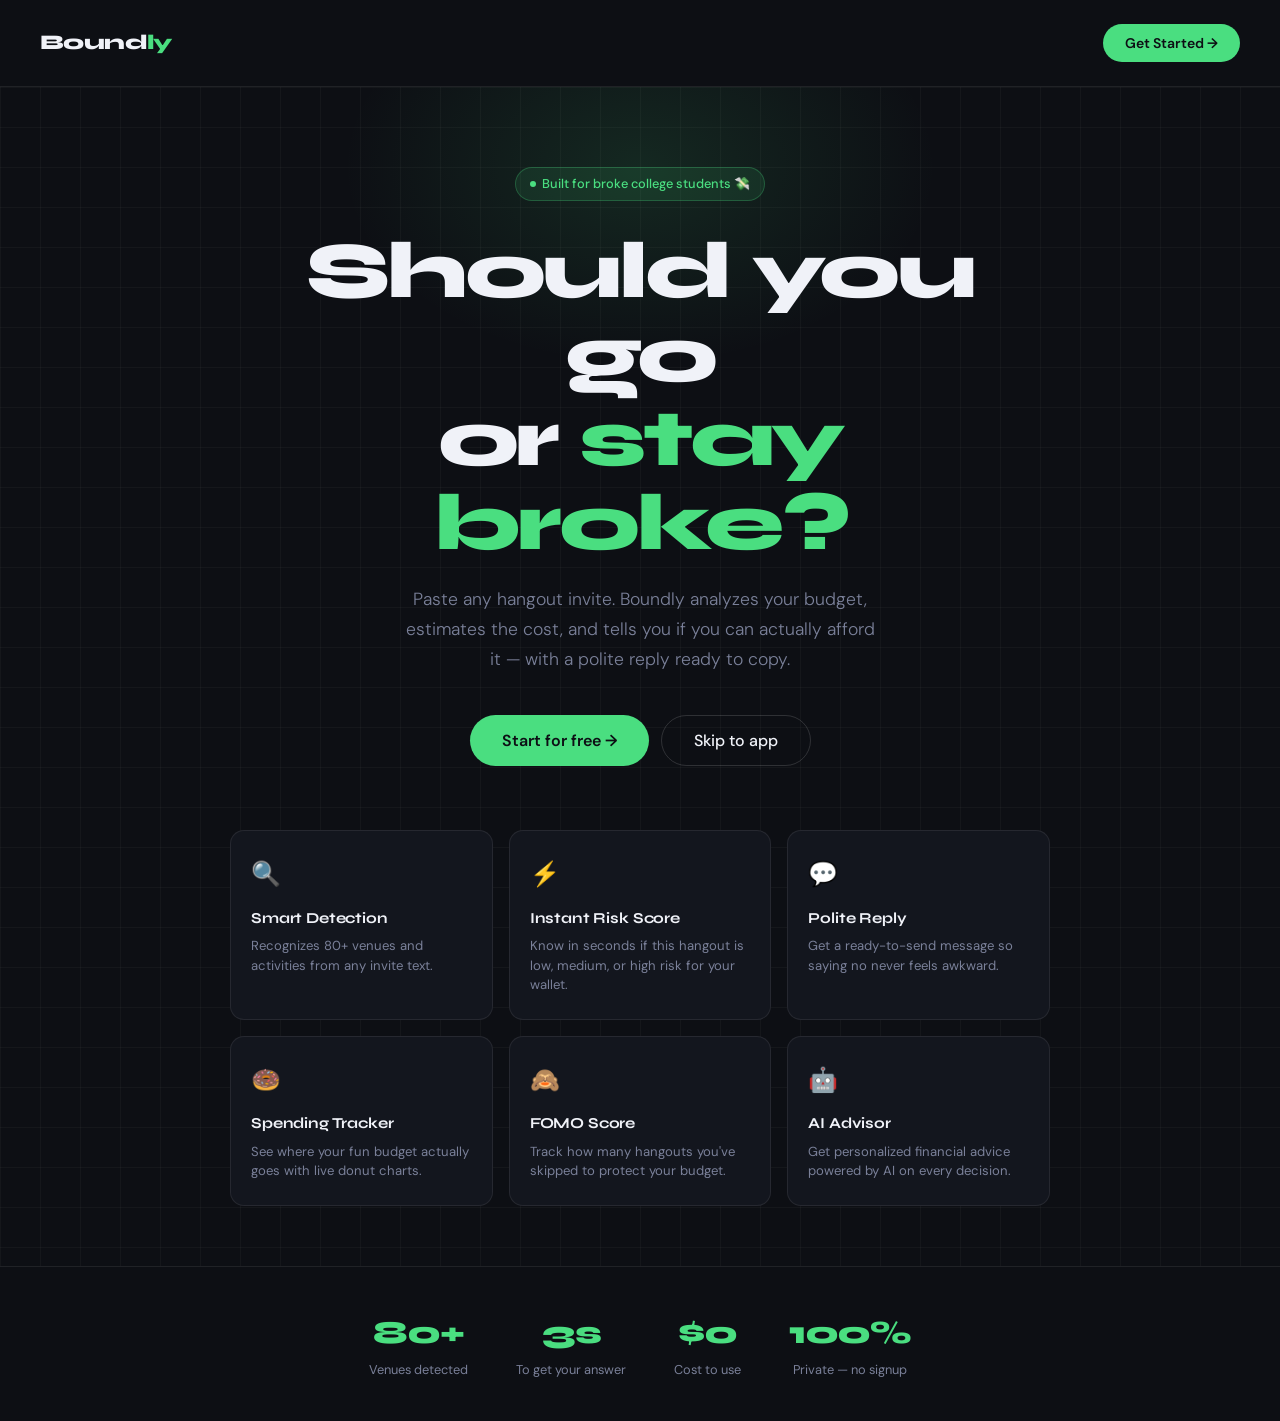
<file: index.html>
<!DOCTYPE html>
<html lang="en">

<head>
    <meta charset="UTF-8" />
    <meta name="viewport" content="width=device-width, initial-scale=1.0" />
    <title>Boundly — Analyze</title>
    <link rel="stylesheet" href="style.css" />
</head>

<body>

    <div class="container">

        <header>
            <h1>Boundly 💸</h1>
            <p class="tagline" id="header-tagline">Know your limits. Own your choices.</p>
        </header>

        <nav class="nav">
            <a href="landing.html?view=landing">Home</a>
            <a href="index.html" class="active">Analyze</a>
            <a href="budget-tracker.html">Budget Tracker</a>
            <a href="ai-chat.html">AI Chat</a>
        </nav>

        <!-- ── Section 1: Financial Profile ─────────────────────── -->
        <section class="section">
            <h2>💼 Financial Profile</h2>

            <div class="input-group">
                <label for="income">Monthly Income ($)</label>
                <input type="number" id="income" placeholder="e.g. 3000" min="0" />
            </div>

            <div class="input-group">
                <label for="expenses">Essential Monthly Expenses ($)</label>
                <input type="number" id="expenses" placeholder="e.g. 2000" min="0" />
            </div>

            <div class="input-group">
                <label for="savings">Monthly Savings Target ($)</label>
                <input type="number" id="savings" placeholder="e.g. 300" min="0" />
            </div>
        </section>

        <!-- ── Section 2: Social Invitation ──────────────────────── -->
        <section class="section">
            <h2>📩 Social Invitation</h2>

            <div class="input-group">
                <label for="inviteText">Paste the hangout invitation</label>
                <textarea id="inviteText" rows="4" placeholder="Paste a hangout invitation here..."></textarea>
                <small class="helper-text">
                    Example: "Let's grab dinner at Cheesecake Factory tonight"
                </small>
            </div>

            <button id="analyzeBtn">Analyze 🔍</button>
        </section>

        <!-- ── Section 3: Analysis Result ────────────────────────── -->
        <section class="section">
            <h2>📊 Analysis Result</h2>
            <div id="result"></div>
        </section>

    </div>

    <!-- Auto-fill budget from onboarding profile -->
    <script>
        const BUDGET_KEY = "boundly_budget";

        // If no budget saved, redirect to landing/onboarding
        const saved = localStorage.getItem(BUDGET_KEY);
        if (!saved) {
            window.location.href = "landing.html";
        } else {
            try {
                const profile = JSON.parse(saved);

                // Personalize header
                if (profile.name) {
                    document.getElementById("header-tagline").textContent =
                        `Hey ${profile.name} 👋 — know your limits, own your choices.`;
                }

                // Auto-fill inputs
                if (profile.income) document.getElementById("income").value = profile.income;
                if (profile.expenses) document.getElementById("expenses").value = profile.expenses;
                if (profile.savings) document.getElementById("savings").value = profile.savings;

            } catch (e) {
                console.warn("Boundly: could not parse saved profile.");
            }
        }
    </script>

    <script type="module" src="app.js"></script>

</body>

</html>
</file>
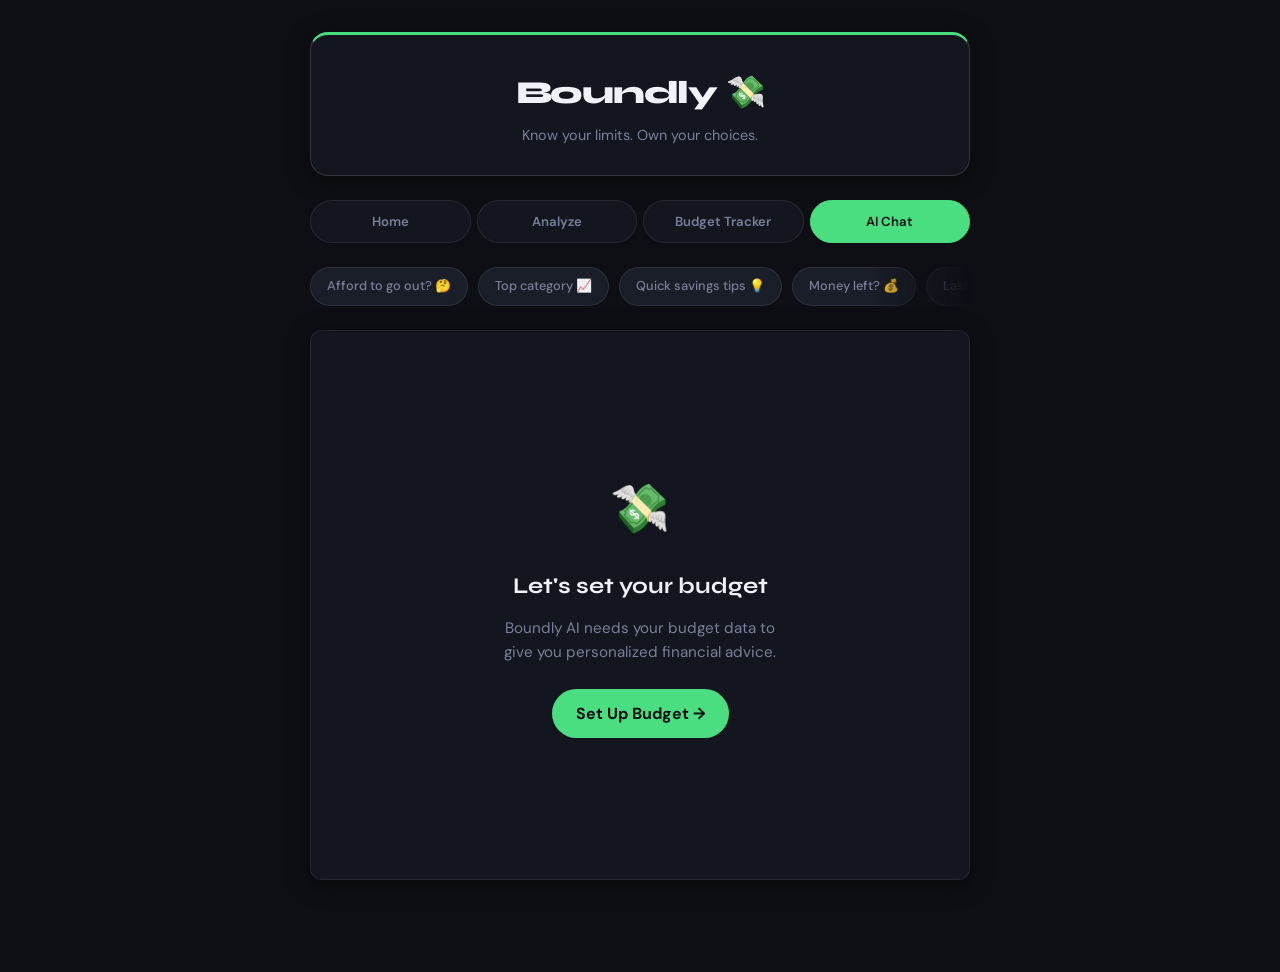
<file: ai-chat.html>
<!DOCTYPE html>
<html lang="en">

<head>
    <meta charset="UTF-8" />
    <meta name="viewport" content="width=device-width, initial-scale=1.0" />
    <title>Boundly — AI Chat</title>
    <link rel="stylesheet" href="style.css" />
    <style>
        /* ── Chat Layout ────────────────────────────────────── */
        .chat-container {
            position: relative;
            background: var(--surface);
            border: 1px solid var(--border);
            border-radius: var(--radius-md);
            overflow: hidden;
            box-shadow: var(--shadow-card);
            height: 550px;
            display: flex;
            flex-direction: column;
        }

        /* Empty State Overlay */
        .chat-empty-state {
            position: absolute;
            inset: 0;
            background: var(--surface);
            z-index: 10;
            display: none;
            flex-direction: column;
            align-items: center;
            justify-content: center;
            text-align: center;
            padding: 40px;
            animation: fadeIn 0.3s ease;
        }

        .chat-empty-state.active {
            display: flex;
        }

        .empty-icon {
            font-size: 3rem;
            margin-bottom: 20px;
        }

        .empty-title {
            font-family: var(--font-head);
            font-size: 1.4rem;
            margin-bottom: 12px;
            color: var(--text);
        }

        .empty-text {
            color: var(--muted);
            font-size: 0.95rem;
            max-width: 300px;
            margin-bottom: 24px;
        }

        .setup-btn {
            background: var(--accent);
            color: #0d0f14;
            padding: 12px 24px;
            border-radius: 99px;
            text-decoration: none;
            font-weight: 700;
            transition: opacity 0.2s;
        }

        .setup-btn:hover { opacity: 0.85; }

        /* Messages area */
        .chat-messages {
            flex: 1;
            overflow-y: auto;
            padding: 24px;
            display: flex;
            flex-direction: column;
            gap: 16px;
            scroll-behavior: smooth;
        }

        .chat-messages::-webkit-scrollbar { width: 5px; }
        .chat-messages::-webkit-scrollbar-track { background: transparent; }
        .chat-messages::-webkit-scrollbar-thumb {
            background: var(--border2);
            border-radius: 99px;
        }

        /* Message bubbles */
        .msg {
            display: flex;
            gap: 12px;
            max-width: 85%;
            opacity: 0;
            transform: translateY(10px);
            animation: msgShow 0.3s forwards cubic-bezier(0.2, 0.8, 0.2, 1);
        }

        @keyframes msgShow {
            to { opacity: 1; transform: translateY(0); }
        }

        .msg.user {
            align-self: flex-end;
            flex-direction: row-reverse;
        }

        .msg.ai { align-self: flex-start; }

        .msg-avatar {
            width: 32px;
            height: 32px;
            border-radius: 50%;
            display: flex;
            align-items: center;
            justify-content: center;
            font-size: 1rem;
            flex-shrink: 0;
            box-shadow: 0 2px 8px rgba(0,0,0,0.2);
        }

        .msg.user .msg-avatar { background: var(--accent); color: #0d0f14; }
        .msg.ai .msg-avatar { 
            background: var(--surface2); 
            border: 1px solid var(--border2); 
            color: var(--accent);
        }

        .msg-bubble {
            padding: 12px 16px;
            border-radius: 18px;
            font-size: 0.925rem;
            line-height: 1.55;
            position: relative;
        }

        .msg.user .msg-bubble {
            background: var(--accent);
            color: #0d0f14;
            border-bottom-right-radius: 4px;
            font-weight: 500;
        }

        .msg.ai .msg-bubble {
            background: var(--surface2);
            color: var(--text);
            border: 1px solid var(--border);
            border-bottom-left-radius: 4px;
        }

        /* Typing indicator */
        .typing-indicator {
            display: flex;
            gap: 4px;
            padding: 8px 0;
        }

        .typing-indicator span {
            width: 8px;
            height: 8px;
            background: var(--accent);
            border-radius: 50%;
            opacity: 0.3;
            animation: typingBounce 1.2s infinite ease-in-out;
        }

        .typing-indicator span:nth-child(2) { animation-delay: 0.2s; }
        .typing-indicator span:nth-child(3) { animation-delay: 0.4s; }

        @keyframes typingBounce {
            0%, 80%, 100% { transform: scale(1); opacity: 0.3; }
            40% { transform: scale(1.3); opacity: 1; }
        }

        /* Input bar */
        .chat-input-bar {
            padding: 16px;
            border-top: 1px solid var(--border);
            background: var(--surface);
            display: flex;
            gap: 12px;
        }

        .input-wrapper {
            flex: 1;
            position: relative;
        }

        .chat-input {
            width: 100%;
            background: var(--surface2);
            border: 1px solid var(--border2);
            border-radius: 99px;
            padding: 12px 20px;
            color: var(--text);
            font-family: var(--font-main);
            font-size: 0.95rem;
            outline: none;
            transition: all 0.2s;
        }

        .chat-input:focus {
            border-color: var(--accent);
            box-shadow: 0 0 0 4px rgba(74, 222, 128, 0.1);
            background: var(--surface);
        }

        .send-btn {
            width: 46px;
            height: 46px;
            background: var(--accent);
            border: none;
            border-radius: 50%;
            cursor: pointer;
            display: flex;
            align-items: center;
            justify-content: center;
            transition: all 0.2s;
            flex-shrink: 0;
            color: #0d0f14;
        }

        .send-btn:hover:not(:disabled) {
            transform: scale(1.05);
            box-shadow: 0 0 15px rgba(74, 222, 128, 0.3);
        }

        .send-btn:disabled {
            opacity: 0.3;
            cursor: not-allowed;
            filter: grayscale(1);
        }

        /* Quick Prompts Scroll */
        .quick-actions {
            display: flex;
            gap: 10px;
            overflow-x: auto;
            padding: 4px 0 16px;
            margin-bottom: 8px;
            mask-image: linear-gradient(to right, black 85%, transparent);
        }

        .quick-actions::-webkit-scrollbar { display: none; }

        .action-chip {
            background: var(--surface2);
            border: 1px solid var(--border);
            color: var(--muted);
            padding: 8px 16px;
            border-radius: 99px;
            font-size: 0.8rem;
            font-weight: 500;
            white-space: nowrap;
            cursor: pointer;
            transition: all 0.2s;
        }

        .action-chip:hover {
            border-color: var(--accent);
            color: var(--accent);
            background: var(--accent-dim);
        }

    </style>
    </style>
</head>

<body>

    <div class="container">

        <header>
            <h1>Boundly 💸</h1>
            <p class="tagline" id="header-tagline">Know your limits. Own your choices.</p>
        </header>

        <nav class="nav">
            <a href="landing.html?view=landing">Home</a>
            <a href="index.html">Analyze</a>
            <a href="budget-tracker.html">Budget Tracker</a>
            <a href="ai-chat.html" class="active">AI Chat</a>
        </nav>



        <!-- Quick Prompts Hub -->
        <div class="quick-actions" id="quick-actions">
            <div class="action-chip" onclick="sendQuick('Can I afford to go out this week?')">Afford to go out? 🤔</div>
            <div class="action-chip" onclick="sendQuick('What is my biggest spending category this month?')">Top category 📈</div>
            <div class="action-chip" onclick="sendQuick('Give me 3 tips to save $50 this week.')">Quick savings tips 💡</div>
            <div class="action-chip" onclick="sendQuick('How much fun money is left exactly?')">Money left? 💰</div>
            <div class="action-chip" onclick="sendQuick('What was my last purchase?')">Last purchase? 🕒</div>
        </div>

        <!-- Main Chat Area -->
        <div class="chat-container">


            <!-- Empty State -->
            <div class="chat-empty-state" id="chat-empty">
                <div class="empty-icon">💸</div>
                <h3 class="empty-title">Let's set your budget</h3>
                <p class="empty-text">Boundly AI needs your budget data to give you personalized financial advice.</p>
                <a href="budget-tracker.html" class="setup-btn">Set Up Budget →</a>
            </div>

            <!-- Messages -->
            <div class="chat-messages" id="chat-messages">
                <!-- Messages JS injected -->
            </div>

            <!-- Input Bar -->
            <div class="chat-input-bar">
                <div class="input-wrapper">
                    <input type="text" id="chat-input" class="chat-input" placeholder="Ask Boundly anything..." autocomplete="off">
                </div>
                <button id="chat-send" class="send-btn" title="Send message">
                    <svg width="20" height="20" viewBox="0 0 24 24" fill="none" stroke="currentColor" stroke-width="2.5" stroke-linecap="round" stroke-linejoin="round"><line x1="22" y1="2" x2="11" y2="13"></line><polygon points="22 2 15 22 11 13 2 9 22 2"></polygon></svg>
                </button>
            </div>
        </div>

    </div>

    <script>
        // ── Config ────────────────────────────────────────────
        // Get your free API key at https://openrouter.ai
        const OPENROUTER_API_KEY = "YOUR_OPENROUTER_API_KEY_HERE";
        const MODEL = "mistralai/mistral-7b-instruct";

        // ── Storage Keys ──────────────────────────────────────
        const BUDGET_KEY = "boundly_budget";
        const SPENDING_KEY = "boundly_spendings";
        const FOMO_KEY = "boundly_fomo";

        // ── State ─────────────────────────────────────────────
        let messages = [];
        let isSimulation = OPENROUTER_API_KEY === "YOUR_OPENROUTER_API_KEY_HERE";

        // ── DOM ───────────────────────────────────────────────
        const messagesEl = document.getElementById("chat-messages");
        const inputEl = document.getElementById("chat-input");
        const sendBtn = document.getElementById("chat-send");
        const emptyState = document.getElementById("chat-empty");

        // ── Helpers ───────────────────────────────────────────
        function loadBudget() { try { return JSON.parse(localStorage.getItem(BUDGET_KEY)); } catch { return null; } }
        function loadSpendings() { try { return JSON.parse(localStorage.getItem(SPENDING_KEY)) || []; } catch { return []; } }
        function getFomo() { return parseInt(localStorage.getItem(FOMO_KEY) || "0"); }

        function checkBudgetContext() {
            const budget = loadBudget();
            if (!budget) {
                emptyState.classList.add("active");
                return false;
            }
            emptyState.classList.remove("active");
            return true;
        }

        // ── Build context for AI ──────────────────────────────
        function buildContext() {
            const budget = loadBudget();
            const spendings = loadSpendings();
            const now = new Date();
            const monthSpend = spendings.filter(s => {
                const d = new Date(s.date);
                return d.getMonth() === now.getMonth() && d.getFullYear() === now.getFullYear();
            });
            const spent = monthSpend.reduce((acc, s) => acc + s.amount, 0);
            const remaining = Math.max(0, budget.monthlyFunBudget - spent);
            
            return {
                name: budget.name || "User",
                income: budget.income,
                expenses: budget.expenses,
                savings: budget.savings,
                funBudget: budget.monthlyFunBudget,
                weeklyFun: budget.weeklyFunBudget,
                spent: spent,
                remaining: remaining,
                fomo: getFomo(),
                lastSpend: spendings.length > 0 ? spendings[spendings.length - 1] : null
            };
        }

        // ── Chat UI ───────────────────────────────────────────
        function addMessage(role, text) {
            const wrap = document.createElement("div");
            wrap.className = `msg ${role}`;
            
            const avatar = document.createElement("div");
            avatar.className = "msg-avatar";
            avatar.textContent = role === "user" ? "👤" : "🤖";

            const bubble = document.createElement("div");
            bubble.className = "msg-bubble";
            bubble.innerHTML = text.replace(/\n/g, "<br>");

            wrap.appendChild(avatar);
            wrap.appendChild(bubble);
            messagesEl.appendChild(wrap);
            messagesEl.scrollTop = messagesEl.scrollHeight;
        }

        function showTyping() {
            const wrap = document.createElement("div");
            wrap.className = "msg ai";
            wrap.id = "typing-msg";
            wrap.innerHTML = `
                <div class="msg-avatar">🤖</div>
                <div class="msg-bubble">
                    <div class="typing-indicator"><span></span><span></span><span></span></div>
                </div>
            `;
            messagesEl.appendChild(wrap);
            messagesEl.scrollTop = messagesEl.scrollHeight;
        }

        function hideTyping() {
            document.getElementById("typing-msg")?.remove();
        }

        // ── AI Bridge ─────────────────────────────────────────
        async function getAIResponse(userMsg) {
            const context = buildContext();
            
            if (isSimulation) {
                return new Promise(resolve => {
                    setTimeout(() => resolve(getLocalFallback(userMsg, context)), 800);
                });
            }

            try {
                const response = await fetch("https://openrouter.ai/api/v1/chat/completions", {
                    method: "POST",
                    headers: {
                        "Content-Type": "application/json",
                        "Authorization": `Bearer ${OPENROUTER_API_KEY}`,
                    },
                    body: JSON.stringify({
                        model: MODEL,
                        messages: [
                            { role: "system", content: `You are Boundly AI, a supportive financial advisor. Context: User=${context.name}, MonthlyFunBudget=$${context.funBudget}, WeeklyFun=$${context.weeklyFun}, SpentThisMonth=$${context.spent}, Remaining=$${context.remaining}, FOMO=${context.fomo}. Keep it 2-3 sentences.` },
                            { role: "user", content: userMsg }
                        ],
                    }),
                });
                const data = await response.json();
                return data.choices[0].message.content;
            } catch (err) {
                console.error("AI Error:", err);
                return "I'm having trouble connecting to the real AI. Let me give you a simulated answer instead: " + getLocalFallback(userMsg, context);
            }
        }

        // ── Intelligent Fallback ──────────────────────────────
        function getLocalFallback(msg, ctx) {
            const q = msg.toLowerCase();
            
            if (q.includes("afford") || q.includes("go out")) {
                if (ctx.remaining <= 0) return `Oof, looks like your fun budget is empty for the month. I'd recommend sitting this one out or finding a free activity! 🛑`;
                if (ctx.remaining < 20) return `You only have $${ctx.remaining.toFixed(2)} left for the month. It's risky — maybe suggest a park hangout instead? 🟡`;
                return `You've got $${ctx.remaining.toFixed(2)} left in your fun budget. As long as it's under $${ctx.weeklyFun.toFixed(2)}, you're golden! ✅`;
            }

            if (q.includes("tips") || q.includes("save")) {
                return `1. Try a "No Spend" weekend. 2. Invite friends over instead of going out. 3. Look for happy hour deals! You're currently using ${Math.round((ctx.spent/ctx.funBudget)*100)}% of your fun budget. 💡`;
            }

            if (q.includes("category") || q.includes("where")) {
                return `You've spent $${ctx.spent.toFixed(2)} total this month. Check your 'Analyze' tab to see which venues are hitting your wallet hardest! 📊`;
            }

            if (q.includes("left") || q.includes("budget") || q.includes("money")) {
                return `You have $${ctx.remaining.toFixed(2)} left for the month. That's about $${ctx.weeklyFun.toFixed(2)} per week if you want to pace yourself! 💰`;
            }

            if (q.includes("purchase") || q.includes("buy") || q.includes("last")) {
                if (!ctx.lastSpend) return "You haven't logged any purchases yet! Start tracking to see them here. 🕒";
                return `Your last purchase was "${ctx.lastSpend.label}" for $${ctx.lastSpend.amount.toFixed(2)}. Do you want to know how that affected your overall budget?`;
            }

            return `I'm here to help, ${ctx.name}! Ask me if you can afford an outing, how much money you have left, or for some quick savings tips. 🤖`;
        }

        // ── Main Controller ───────────────────────────────────
        async function sendMessage(text) {
            const msg = (text || inputEl.value).trim();
            if (!msg) return;

            inputEl.value = "";
            sendBtn.disabled = true;
            addMessage("user", msg);
            showTyping();

            const response = await getAIResponse(msg);
            hideTyping();
            addMessage("ai", response);
            sendBtn.disabled = false;
        }

        function sendQuick(text) { sendMessage(text); }

        // ── Init ──────────────────────────────────────────────
        window.onload = () => {
            if (checkBudgetContext()) {
                const ctx = buildContext();
                // Simulation banner removed per user request
                
                addMessage("ai", `Hey ${ctx.name}! 👋 I'm your Boundly AI advisor. I see you have $${ctx.remaining.toFixed(2)} left in your fun budget. What's on your mind?`);
            }
        };

        sendBtn.onclick = () => sendMessage();
        inputEl.onkeydown = e => { if (e.key === "Enter") sendMessage(); };
    </script>

</body>

</html>
</file>
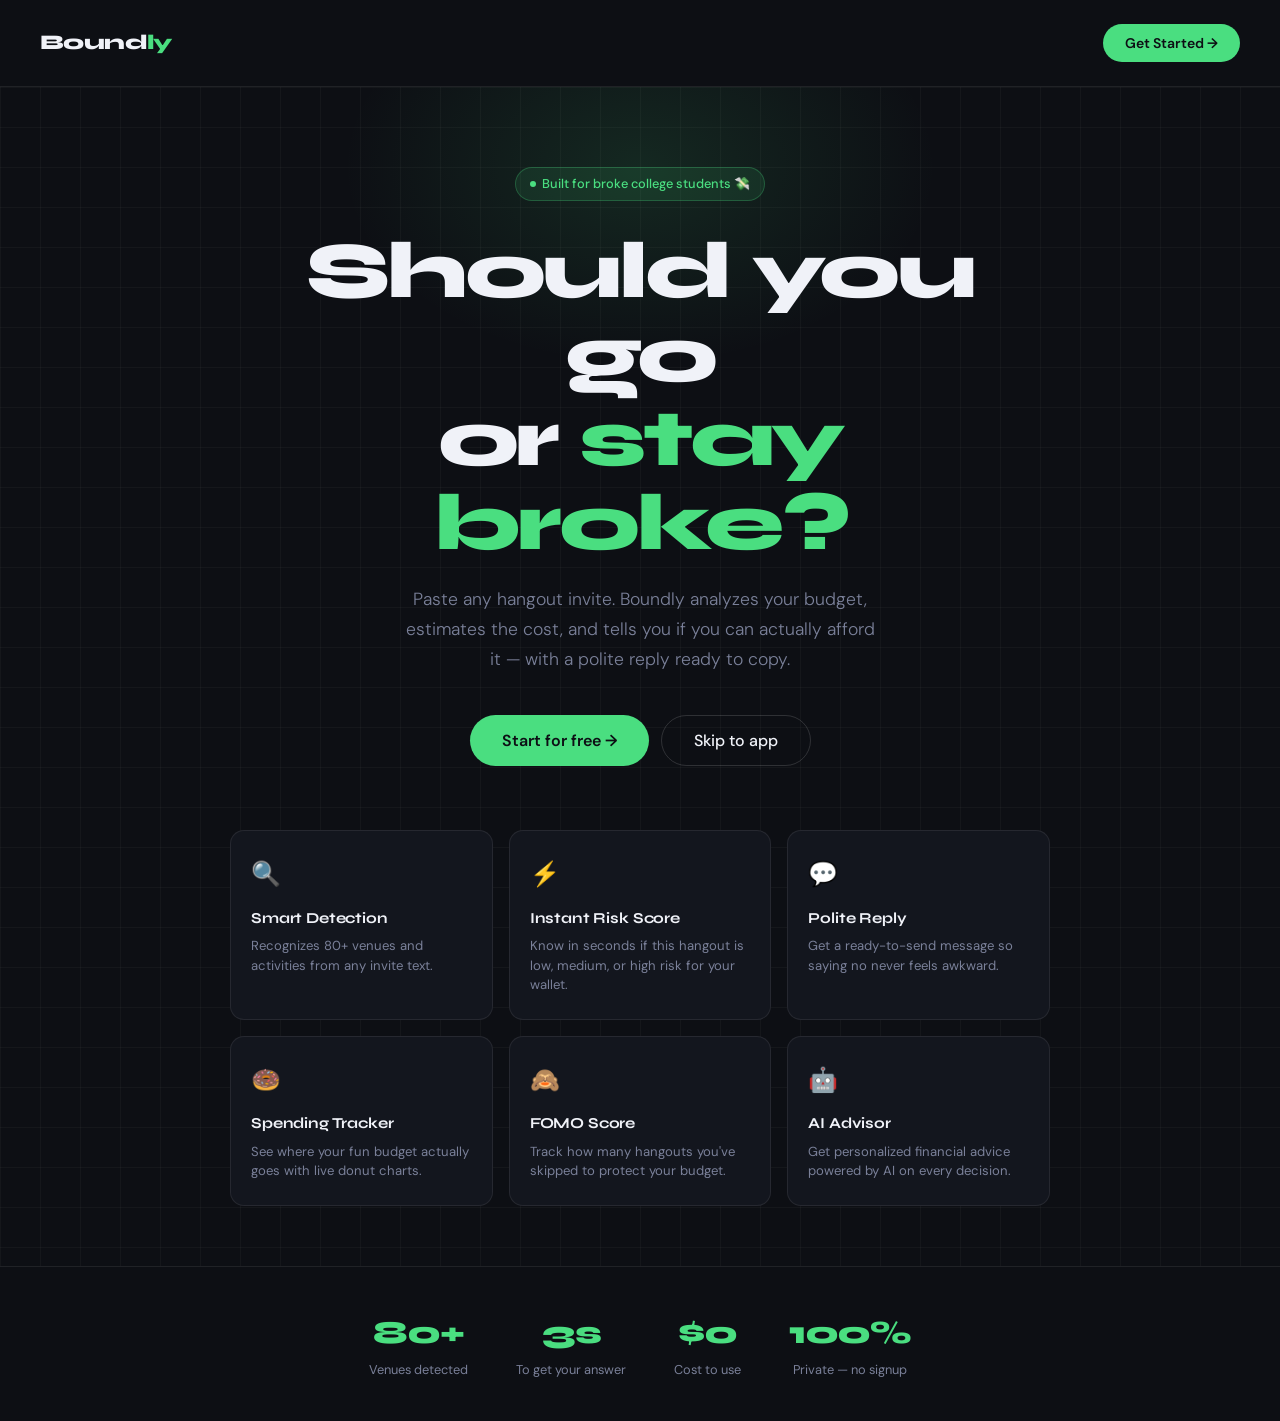
<file: landing.html>
<!DOCTYPE html>
<html lang="en">

<head>
  <meta charset="UTF-8" />
  <meta name="viewport" content="width=device-width, initial-scale=1.0" />
  <title>Boundly — Know Your Limits</title>
  <link rel="preconnect" href="https://fonts.googleapis.com" />
  <link
    href="https://fonts.googleapis.com/css2?family=Syne:wght@400;600;700;800&family=DM+Sans:wght@300;400;500&display=swap"
    rel="stylesheet" />
  <style>
    /* ── Reset & Base ─────────────────────────────────────── */
    *,
    *::before,
    *::after {
      box-sizing: border-box;
      margin: 0;
      padding: 0;
    }

    :root {
      --bg: #0d0f14;
      --surface: #13161e;
      --surface2: #1a1e28;
      --border: rgba(255, 255, 255, 0.08);
      --border2: rgba(255, 255, 255, 0.14);
      --accent: #4ade80;
      --accent2: #22d3ee;
      --text: #f0f2f8;
      --muted: #7a8099;
      --danger: #f87171;
      --warning: #fbbf24;
      --font-head: "Syne", sans-serif;
      --font-body: "DM Sans", sans-serif;
      --radius: 14px;
      --radius-sm: 8px;
    }

    html {
      scroll-behavior: smooth;
    }

    body {
      background: var(--bg);
      color: var(--text);
      font-family: var(--font-body);
      font-size: 16px;
      line-height: 1.6;
      min-height: 100vh;
    }

    /* ── LANDING PAGE ──────────────────────────────────────── */

    #landing {
      min-height: 100vh;
      display: flex;
      flex-direction: column;
    }

    /* nav */
    .landing-nav {
      display: flex;
      justify-content: space-between;
      align-items: center;
      padding: 24px 40px;
      border-bottom: 1px solid var(--border);
    }

    .brand {
      font-family: var(--font-head);
      font-size: 1.3rem;
      font-weight: 800;
      letter-spacing: -0.03em;
      color: var(--text);
    }

    .brand span {
      color: var(--accent);
    }

    .nav-cta {
      background: var(--accent);
      color: #0d0f14;
      font-family: var(--font-body);
      font-weight: 600;
      font-size: 0.875rem;
      padding: 10px 22px;
      border-radius: 99px;
      border: none;
      cursor: pointer;
      transition: opacity 0.2s;
    }

    .nav-cta:hover {
      opacity: 0.85;
    }

    /* hero */
    .hero {
      flex: 1;
      display: flex;
      flex-direction: column;
      align-items: center;
      justify-content: center;
      text-align: center;
      padding: 80px 24px 60px;
      position: relative;
      overflow: hidden;
    }

    /* subtle grid bg */
    .hero::before {
      content: "";
      position: absolute;
      inset: 0;
      background-image:
        linear-gradient(rgba(255, 255, 255, 0.03) 1px, transparent 1px),
        linear-gradient(90deg, rgba(255, 255, 255, 0.03) 1px, transparent 1px);
      background-size: 40px 40px;
      pointer-events: none;
    }

    /* glow orb */
    .hero::after {
      content: "";
      position: absolute;
      top: -120px;
      left: 50%;
      transform: translateX(-50%);
      width: 600px;
      height: 400px;
      background: radial-gradient(ellipse, rgba(74, 222, 128, 0.12) 0%, transparent 70%);
      pointer-events: none;
    }

    .hero-badge {
      display: inline-flex;
      align-items: center;
      gap: 6px;
      background: rgba(74, 222, 128, 0.1);
      border: 1px solid rgba(74, 222, 128, 0.25);
      color: var(--accent);
      font-size: 0.8rem;
      font-weight: 500;
      padding: 6px 14px;
      border-radius: 99px;
      margin-bottom: 28px;
      position: relative;
      z-index: 1;
    }

    .hero-badge::before {
      content: "";
      width: 6px;
      height: 6px;
      background: var(--accent);
      border-radius: 50%;
      animation: pulse 2s infinite;
    }

    @keyframes pulse {

      0%,
      100% {
        opacity: 1;
        transform: scale(1);
      }

      50% {
        opacity: 0.5;
        transform: scale(0.8);
      }
    }

    .hero-title {
      font-family: var(--font-head);
      font-size: clamp(2.8rem, 7vw, 5rem);
      font-weight: 800;
      letter-spacing: -0.04em;
      line-height: 1.05;
      color: var(--text);
      max-width: 700px;
      position: relative;
      z-index: 1;
      margin-bottom: 20px;
    }

    .hero-title .accent {
      color: var(--accent);
    }

    .hero-sub {
      font-size: 1.1rem;
      color: var(--muted);
      max-width: 480px;
      line-height: 1.7;
      position: relative;
      z-index: 1;
      margin-bottom: 40px;
      font-weight: 300;
    }

    .hero-buttons {
      display: flex;
      gap: 12px;
      flex-wrap: wrap;
      justify-content: center;
      position: relative;
      z-index: 1;
      margin-bottom: 64px;
    }

    .btn-primary {
      background: var(--accent);
      color: #0d0f14;
      font-family: var(--font-body);
      font-weight: 600;
      font-size: 1rem;
      padding: 14px 32px;
      border-radius: 99px;
      border: none;
      cursor: pointer;
      transition: opacity 0.2s, transform 0.15s;
    }

    .btn-primary:hover {
      opacity: 0.88;
      transform: translateY(-1px);
    }

    .btn-secondary {
      background: transparent;
      color: var(--text);
      font-family: var(--font-body);
      font-weight: 500;
      font-size: 1rem;
      padding: 14px 32px;
      border-radius: 99px;
      border: 1px solid var(--border2);
      cursor: pointer;
      transition: border-color 0.2s, transform 0.15s;
    }

    .btn-secondary:hover {
      border-color: var(--text);
      transform: translateY(-1px);
    }

    /* feature cards */
    .features {
      display: grid;
      grid-template-columns: repeat(3, 1fr);
      gap: 16px;
      max-width: 820px;
      width: 100%;
      position: relative;
      z-index: 1;
    }

    .feature-card {
      background: var(--surface);
      border: 1px solid var(--border);
      border-radius: var(--radius);
      padding: 24px 20px;
      text-align: left;
      transition: border-color 0.2s;
    }

    .feature-card:hover {
      border-color: var(--border2);
    }

    .feature-icon {
      font-size: 1.5rem;
      margin-bottom: 12px;
      display: block;
    }

    .feature-title {
      font-family: var(--font-head);
      font-size: 0.95rem;
      font-weight: 700;
      color: var(--text);
      margin-bottom: 6px;
      letter-spacing: -0.01em;
    }

    .feature-desc {
      font-size: 0.82rem;
      color: var(--muted);
      line-height: 1.5;
    }

    /* stats row */
    .stats {
      display: flex;
      justify-content: center;
      gap: 48px;
      padding: 40px 24px;
      border-top: 1px solid var(--border);
    }

    .stat-item {
      text-align: center;
    }

    .stat-number {
      font-family: var(--font-head);
      font-size: 2rem;
      font-weight: 800;
      color: var(--accent);
      letter-spacing: -0.04em;
      display: block;
    }

    .stat-label {
      font-size: 0.8rem;
      color: var(--muted);
      margin-top: 2px;
    }

    /* ── ONBOARDING OVERLAY ────────────────────────────────── */

    #onboarding {
      display: none;
      position: fixed;
      inset: 0;
      background: rgba(13, 15, 20, 0.92);
      backdrop-filter: blur(8px);
      z-index: 100;
      align-items: center;
      justify-content: center;
      padding: 20px;
    }

    #onboarding.active {
      display: flex;
    }

    .wizard {
      background: var(--surface);
      border: 1px solid var(--border2);
      border-radius: 20px;
      width: 100%;
      max-width: 480px;
      padding: 40px 36px;
      position: relative;
    }

    /* progress dots */
    .wizard-dots {
      display: flex;
      gap: 6px;
      margin-bottom: 36px;
    }

    .dot {
      height: 4px;
      border-radius: 99px;
      background: var(--border2);
      flex: 1;
      transition: background 0.3s;
    }

    .dot.active {
      background: var(--accent);
    }

    /* step */
    .step {
      display: none;
    }

    .step.active {
      display: block;
    }

    .step-eyebrow {
      font-size: 0.75rem;
      font-weight: 600;
      letter-spacing: 0.1em;
      text-transform: uppercase;
      color: var(--accent);
      margin-bottom: 10px;
    }

    .step-title {
      font-family: var(--font-head);
      font-size: 1.6rem;
      font-weight: 800;
      letter-spacing: -0.03em;
      color: var(--text);
      margin-bottom: 8px;
      line-height: 1.2;
    }

    .step-sub {
      font-size: 0.9rem;
      color: var(--muted);
      margin-bottom: 28px;
      line-height: 1.6;
    }

    /* inputs */
    .field {
      margin-bottom: 16px;
    }

    .field label {
      display: block;
      font-size: 0.8rem;
      font-weight: 500;
      color: var(--muted);
      margin-bottom: 6px;
      text-transform: uppercase;
      letter-spacing: 0.06em;
    }

    .field input {
      width: 100%;
      background: var(--surface2);
      border: 1px solid var(--border2);
      border-radius: var(--radius-sm);
      padding: 12px 16px;
      font-family: var(--font-body);
      font-size: 1rem;
      color: var(--text);
      outline: none;
      transition: border-color 0.2s, box-shadow 0.2s;
    }

    .field input:focus {
      border-color: var(--accent);
      box-shadow: 0 0 0 3px rgba(74, 222, 128, 0.12);
    }

    .field input::placeholder {
      color: rgba(255, 255, 255, 0.2);
    }

    .field-hint {
      font-size: 0.75rem;
      color: var(--muted);
      margin-top: 5px;
    }

    .field-error {
      font-size: 0.75rem;
      color: var(--danger);
      margin-top: 5px;
      display: none;
    }

    /* wizard nav */
    .wizard-nav {
      display: flex;
      gap: 10px;
      margin-top: 28px;
    }

    .btn-next {
      flex: 1;
      background: var(--accent);
      color: #0d0f14;
      font-family: var(--font-body);
      font-weight: 700;
      font-size: 0.95rem;
      padding: 14px;
      border-radius: var(--radius-sm);
      border: none;
      cursor: pointer;
      transition: opacity 0.2s;
    }

    .btn-next:hover {
      opacity: 0.88;
    }

    .btn-back {
      background: var(--surface2);
      color: var(--muted);
      font-family: var(--font-body);
      font-weight: 500;
      font-size: 0.95rem;
      padding: 14px 20px;
      border-radius: var(--radius-sm);
      border: 1px solid var(--border2);
      cursor: pointer;
      transition: color 0.2s;
    }

    .btn-back:hover {
      color: var(--text);
    }

    /* step 3 summary */
    .summary-rows {
      background: var(--surface2);
      border: 1px solid var(--border);
      border-radius: var(--radius-sm);
      overflow: hidden;
      margin-bottom: 20px;
    }

    .summary-row {
      display: flex;
      justify-content: space-between;
      align-items: center;
      padding: 12px 16px;
      font-size: 0.9rem;
      border-bottom: 1px solid var(--border);
    }

    .summary-row:last-child {
      border-bottom: none;
    }

    .summary-row span:first-child {
      color: var(--muted);
    }

    .summary-row strong {
      color: var(--accent);
      font-family: var(--font-head);
      font-size: 1rem;
      letter-spacing: -0.02em;
    }

    .summary-highlight {
      background: rgba(74, 222, 128, 0.06);
      border: 1px solid rgba(74, 222, 128, 0.2);
      border-radius: var(--radius-sm);
      padding: 14px 16px;
      display: flex;
      justify-content: space-between;
      align-items: center;
      margin-bottom: 24px;
    }

    .summary-highlight span {
      font-size: 0.85rem;
      color: var(--muted);
    }

    .summary-highlight strong {
      font-family: var(--font-head);
      font-size: 1.4rem;
      font-weight: 800;
      color: var(--accent);
      letter-spacing: -0.04em;
    }

    /* responsive */
    @media (max-width: 640px) {
      .features {
        grid-template-columns: 1fr;
      }

      .stats {
        gap: 24px;
      }

      .landing-nav {
        padding: 16px 20px;
      }

      .wizard {
        padding: 28px 22px;
      }
    }
  </style>
</head>

<body>

  <!-- ══ LANDING PAGE ══════════════════════════════════════════ -->
  <div id="landing">

    <nav class="landing-nav">
      <div class="brand">Bound<span>ly</span></div>
      <button class="nav-cta" onclick="openOnboarding()">Get Started →</button>
    </nav>

    <section class="hero">
      <div class="hero-badge">Built for broke college students 💸</div>

      <h1 class="hero-title">
        Should you go<br>or <span class="accent">stay broke?</span>
      </h1>

      <p class="hero-sub">
        Paste any hangout invite. Boundly analyzes your budget,
        estimates the cost, and tells you if you can actually afford it —
        with a polite reply ready to copy.
      </p>

      <div class="hero-buttons">
        <button class="btn-primary" onclick="openOnboarding()">Start for free →</button>
        <button class="btn-secondary" onclick="goToApp()">Skip to app</button>
      </div>

      <div class="features">
        <div class="feature-card">
          <span class="feature-icon">🔍</span>
          <div class="feature-title">Smart Detection</div>
          <div class="feature-desc">Recognizes 80+ venues and activities from any invite text.</div>
        </div>
        <div class="feature-card">
          <span class="feature-icon">⚡</span>
          <div class="feature-title">Instant Risk Score</div>
          <div class="feature-desc">Know in seconds if this hangout is low, medium, or high risk for your wallet.</div>
        </div>
        <div class="feature-card">
          <span class="feature-icon">💬</span>
          <div class="feature-title">Polite Reply</div>
          <div class="feature-desc">Get a ready-to-send message so saying no never feels awkward.</div>
        </div>
        <div class="feature-card">
          <span class="feature-icon">🍩</span>
          <div class="feature-title">Spending Tracker</div>
          <div class="feature-desc">See where your fun budget actually goes with live donut charts.</div>
        </div>
        <div class="feature-card">
          <span class="feature-icon">🙈</span>
          <div class="feature-title">FOMO Score</div>
          <div class="feature-desc">Track how many hangouts you've skipped to protect your budget.</div>
        </div>
        <div class="feature-card">
          <span class="feature-icon">🤖</span>
          <div class="feature-title">AI Advisor</div>
          <div class="feature-desc">Get personalized financial advice powered by AI on every decision.</div>
        </div>
      </div>
    </section>

    <div class="stats">
      <div class="stat-item">
        <span class="stat-number">80+</span>
        <div class="stat-label">Venues detected</div>
      </div>
      <div class="stat-item">
        <span class="stat-number">3s</span>
        <div class="stat-label">To get your answer</div>
      </div>
      <div class="stat-item">
        <span class="stat-number">$0</span>
        <div class="stat-label">Cost to use</div>
      </div>
      <div class="stat-item">
        <span class="stat-number">100%</span>
        <div class="stat-label">Private — no signup</div>
      </div>
    </div>

  </div>

  <!-- ══ ONBOARDING WIZARD ══════════════════════════════════════ -->
  <div id="onboarding">
    <div class="wizard">

      <!-- Progress dots -->
      <div class="wizard-dots">
        <div class="dot active" id="dot-1"></div>
        <div class="dot" id="dot-2"></div>
        <div class="dot" id="dot-3"></div>
      </div>

      <!-- Step 1: Welcome -->
      <div class="step active" id="step-1">
        <div class="step-eyebrow">Step 1 of 3</div>
        <h2 class="step-title">Hey, what should we call you? 👋</h2>
        <p class="step-sub">Just a first name is fine. We'll use it to personalize your experience.</p>

        <div class="field">
          <label>Your name</label>
          <input type="text" id="input-name" placeholder="e.g. Alex" autocomplete="off" />
          <div class="field-error" id="err-name">Please enter your name.</div>
        </div>

        <div class="wizard-nav">
          <button class="btn-next" onclick="goStep(2)">Continue →</button>
        </div>
      </div>

      <!-- Step 2: Budget -->
      <div class="step" id="step-2">
        <div class="step-eyebrow">Step 2 of 3</div>
        <h2 class="step-title" id="step2-title">Let's set your budget 💰</h2>
        <p class="step-sub">This stays on your device — we never store your data anywhere else.</p>

        <div class="field">
          <label>Monthly income ($)</label>
          <input type="number" id="input-income" placeholder="e.g. 2000" min="0" />
          <div class="field-hint">Your total take-home pay per month.</div>
          <div class="field-error" id="err-income">Please enter a valid income.</div>
        </div>

        <div class="field">
          <label>Essential expenses ($)</label>
          <input type="number" id="input-expenses" placeholder="e.g. 1200" min="0" />
          <div class="field-hint">Rent, food, bills, transport — the non-negotiables.</div>
          <div class="field-error" id="err-expenses">Please enter valid expenses.</div>
        </div>

        <div class="field">
          <label>Monthly savings target ($)</label>
          <input type="number" id="input-savings" placeholder="e.g. 300" min="0" />
          <div class="field-hint">How much you want to save each month.</div>
          <div class="field-error" id="err-savings">Please enter a valid savings target.</div>
        </div>

        <div class="wizard-nav">
          <button class="btn-back" onclick="goStep(1)">← Back</button>
          <button class="btn-next" onclick="goStep(3)">Continue →</button>
        </div>
      </div>

      <!-- Step 3: Summary -->
      <div class="step" id="step-3">
        <div class="step-eyebrow">Step 3 of 3</div>
        <h2 class="step-title">You're all set! 🎉</h2>
        <p class="step-sub">Here's your financial snapshot. You can always update this in Budget Tracker.</p>

        <div class="summary-rows" id="summary-rows"></div>

        <div class="summary-highlight">
          <span>Weekly fun budget</span>
          <strong id="summary-weekly">$0</strong>
        </div>

        <div class="wizard-nav">
          <button class="btn-back" onclick="goStep(2)">← Back</button>
          <button class="btn-next" onclick="finishOnboarding()">Go to Boundly →</button>
        </div>
      </div>

    </div>
  </div>

  <script>
    // ── Storage ──────────────────────────────────────────────
    const BUDGET_KEY = "boundly_budget";
    const PROFILE_KEY = "boundlyUserProfile";

    function saveBudgetData(income, expenses, savings, name) {
      const disposable = income - expenses - savings;
      const monthlyFunBudget = disposable;
      const weeklyFunBudget = parseFloat((disposable / 4.33).toFixed(2));
      const data = { income, expenses, savings, disposable, monthlyFunBudget, weeklyFunBudget, name };
      localStorage.setItem(BUDGET_KEY, JSON.stringify(data));
      localStorage.setItem(PROFILE_KEY, JSON.stringify({ income, expenses, savings, name }));
    }

    // ── Check if already onboarded ────────────────────────────
    const existing = localStorage.getItem(BUDGET_KEY);
    const forceView = new URLSearchParams(window.location.search).get("view") === "landing";
    const isReset = new URLSearchParams(window.location.search).get("reset") === "true";

    if (existing && !forceView && !isReset) {
      window.location.href = "index.html";
    }

    // ── Wizard State ─────────────────────────────────────────
    let currentStep = 1;

    function openOnboarding() {
      document.getElementById("onboarding").classList.add("active");
    }

    function goToApp() {
      window.location.href = "index.html";
    }

    function setDots(step) {
      for (let i = 1; i <= 3; i++) {
        document.getElementById(`dot-${i}`).classList.toggle("active", i <= step);
      }
    }

    function showError(id, show) {
      document.getElementById(id).style.display = show ? "block" : "none";
    }

    function goStep(n) {
      // Validate current step before moving forward
      if (n > currentStep) {
        if (currentStep === 1) {
          const name = document.getElementById("input-name").value.trim();
          if (!name) { showError("err-name", true); return; }
          showError("err-name", false);
          document.getElementById("step2-title").textContent = `Let's set your budget, ${name} 💰`;
        }

        if (currentStep === 2) {
          const income = Number(document.getElementById("input-income").value);
          const expenses = Number(document.getElementById("input-expenses").value);
          const savings = Number(document.getElementById("input-savings").value);
          let valid = true;

          if (!income || income <= 0) { showError("err-income", true); valid = false; } else showError("err-income", false);
          if (isNaN(expenses) || expenses < 0) { showError("err-expenses", true); valid = false; } else showError("err-expenses", false);
          if (isNaN(savings) || savings < 0) { showError("err-savings", true); valid = false; } else showError("err-savings", false);
          if (expenses + savings >= income) {
            showError("err-income", true);
            document.getElementById("err-income").textContent = "Expenses + savings can't exceed your income.";
            valid = false;
          }
          if (!valid) return;

          // Build summary
          const disposable = income - expenses - savings;
          const weekly = (disposable / 4.33).toFixed(2);

          document.getElementById("summary-rows").innerHTML = `
          <div class="summary-row"><span>Monthly income</span><strong>$${income.toLocaleString()}</strong></div>
          <div class="summary-row"><span>Essential expenses</span><strong>$${expenses.toLocaleString()}</strong></div>
          <div class="summary-row"><span>Savings target</span><strong>$${savings.toLocaleString()}</strong></div>
          <div class="summary-row"><span>Monthly fun budget</span><strong>$${disposable.toFixed(2)}</strong></div>
        `;
          document.getElementById("summary-weekly").textContent = `$${weekly}`;
        }
      }

      // Switch step
      document.getElementById(`step-${currentStep}`).classList.remove("active");
      document.getElementById(`step-${n}`).classList.add("active");
      currentStep = n;
      setDots(n);
    }

    function finishOnboarding() {
      const name = document.getElementById("input-name").value.trim();
      const income = Number(document.getElementById("input-income").value);
      const expenses = Number(document.getElementById("input-expenses").value);
      const savings = Number(document.getElementById("input-savings").value);

      saveBudgetData(income, expenses, savings, name);
      window.location.href = "index.html";
    }

    // Enter key support
    document.addEventListener("keydown", e => {
      if (e.key === "Enter") {
        const step = document.querySelector(".step.active");
        if (step) {
          const nextBtn = step.querySelector(".btn-next");
          if (nextBtn) nextBtn.click();
        }
      }
    });
  </script>

</body>

</html>
</file>
<file: style.css>
/* ─────────────────────────────────────────────────────────────
   style.css — Boundly (Dark Mode)
   Matches landing.html aesthetic: dark, modern, clean
───────────────────────────────────────────────────────────── */

@import url("https://fonts.googleapis.com/css2?family=Syne:wght@400;600;700;800&family=DM+Sans:wght@300;400;500;600&display=swap");

/* ── Design Tokens ────────────────────────────────────────── */

:root {
    --bg: #0d0f14;
    --surface: #13161e;
    --surface2: #1a1e28;
    --surface3: #20253200;
    --border: rgba(255, 255, 255, 0.08);
    --border2: rgba(255, 255, 255, 0.14);
    --accent: #4ade80;
    --accent-dim: rgba(74, 222, 128, 0.12);
    --accent2: #22d3ee;
    --text: #f0f2f8;
    --muted: #7a8099;
    --danger: #f87171;
    --danger-bg: rgba(248, 113, 113, 0.12);
    --warning: #fbbf24;
    --warning-bg: rgba(251, 191, 36, 0.12);
    --success: #4ade80;
    --success-bg: rgba(74, 222, 128, 0.12);
    --info: #60a5fa;
    --info-bg: rgba(96, 165, 250, 0.12);

    --font-head: "Syne", sans-serif;
    --font-main: "DM Sans", sans-serif;

    --radius-sm: 8px;
    --radius-md: 12px;
    --radius-lg: 18px;

    --shadow-card: 0 4px 24px rgba(0, 0, 0, 0.4);
}

/* ── Reset ────────────────────────────────────────────────── */

*,
*::before,
*::after {
    box-sizing: border-box;
    margin: 0;
    padding: 0;
}

/* ── Base ─────────────────────────────────────────────────── */

html {
    scroll-behavior: smooth;
}

body {
    font-family: var(--font-main);
    background: var(--bg);
    color: var(--text);
    font-size: 16px;
    line-height: 1.6;
    min-height: 100vh;
    padding-bottom: 60px;
}

/* ── Container ────────────────────────────────────────────── */

.container {
    max-width: 700px;
    margin: 0 auto;
    padding: 32px 20px;
}

/* ── Header ───────────────────────────────────────────────── */

header {
    text-align: center;
    margin-bottom: 24px;
    padding: 32px 24px 28px;
    background: var(--surface);
    border: 1px solid var(--border2);
    border-top: 3px solid var(--accent);
    border-radius: var(--radius-lg);
    box-shadow: var(--shadow-card);
}

header h1 {
    font-family: var(--font-head);
    font-size: 2rem;
    font-weight: 800;
    letter-spacing: -0.04em;
    color: var(--text);
}

.tagline {
    margin-top: 6px;
    font-size: 0.9rem;
    color: var(--muted);
    font-weight: 400;
}

/* ── Nav ──────────────────────────────────────────────────── */

.nav {
    display: grid;
    grid-template-columns: repeat(4, 1fr);
    gap: 6px;
    margin-bottom: 20px;
}

.nav a {
    padding: 10px 8px;
    border-radius: 99px;
    font-size: 0.82rem;
    font-weight: 600;
    text-decoration: none;
    color: var(--muted);
    background: var(--surface);
    border: 1px solid var(--border);
    transition: all 0.2s;
    text-align: center;
    white-space: nowrap;
}

.nav a.active,
.nav a:hover {
    background: var(--accent);
    color: #0d0f14;
    border-color: var(--accent);
}

/* ── Section ──────────────────────────────────────────────── */

.section {
    background: var(--surface);
    border: 1px solid var(--border);
    border-radius: var(--radius-md);
    padding: 24px 24px 20px;
    margin-bottom: 16px;
    box-shadow: var(--shadow-card);
}

.section h2 {
    font-family: var(--font-head);
    font-size: 0.95rem;
    font-weight: 700;
    color: var(--text);
    margin-bottom: 18px;
    padding-bottom: 12px;
    border-bottom: 1px solid var(--border);
    letter-spacing: -0.01em;
}

/* ── Input Group ──────────────────────────────────────────── */

.input-group {
    margin-bottom: 14px;
}

.input-group label {
    display: block;
    font-size: 0.78rem;
    font-weight: 600;
    color: var(--muted);
    margin-bottom: 6px;
    text-transform: uppercase;
    letter-spacing: 0.06em;
}

.input-group input,
.input-group textarea,
.input-group select {
    width: 100%;
    padding: 11px 14px;
    font-family: var(--font-main);
    font-size: 0.95rem;
    color: var(--text);
    background: var(--surface2);
    border: 1px solid var(--border2);
    border-radius: var(--radius-sm);
    outline: none;
    resize: vertical;
    transition: border-color 0.2s, box-shadow 0.2s;
}

.input-group input:focus,
.input-group textarea:focus,
.input-group select:focus {
    border-color: var(--accent);
    box-shadow: 0 0 0 3px rgba(74, 222, 128, 0.12);
}

.input-group input::placeholder,
.input-group textarea::placeholder {
    color: rgba(255, 255, 255, 0.18);
}

.input-group select option {
    background: var(--surface2);
    color: var(--text);
}

/* ── Helper Text ──────────────────────────────────────────── */

.helper-text {
    display: block;
    margin-top: 6px;
    font-size: 0.78rem;
    color: var(--muted);
}

/* ── Buttons ──────────────────────────────────────────────── */

#analyzeBtn,
#setBudgetBtn,
#logSpendBtn {
    display: block;
    width: 100%;
    padding: 12px 24px;
    font-family: var(--font-main);
    font-size: 0.95rem;
    font-weight: 700;
    color: #0d0f14;
    background: var(--accent);
    border: none;
    border-radius: var(--radius-sm);
    cursor: pointer;
    transition: opacity 0.2s, transform 0.15s;
    letter-spacing: -0.01em;
    margin-top: 4px;
}

#analyzeBtn:hover,
#setBudgetBtn:hover,
#logSpendBtn:hover {
    opacity: 0.88;
    transform: translateY(-1px);
}

#analyzeBtn:active,
#setBudgetBtn:active,
#logSpendBtn:active {
    transform: scale(0.99);
}

/* ── Result Area ──────────────────────────────────────────── */

#result:empty {
    display: none;
}

.result-card {
    display: flex;
    flex-direction: column;
    gap: 16px;
}

.result-header {
    display: flex;
    align-items: center;
    justify-content: space-between;
}

.result-header h2 {
    margin-bottom: 0;
    padding-bottom: 0;
    border: none;
    font-size: 1rem;
}

/* ── Risk Badge ───────────────────────────────────────────── */

.risk-badge {
    display: inline-block;
    padding: 4px 12px;
    border-radius: 99px;
    font-size: 0.75rem;
    font-weight: 700;
    letter-spacing: 0.04em;
}

.badge-low {
    background: var(--success-bg);
    color: var(--accent);
    border: 1px solid rgba(74, 222, 128, 0.3);
}

.badge-medium {
    background: var(--warning-bg);
    color: var(--warning);
    border: 1px solid rgba(251, 191, 36, 0.3);
}

.badge-high {
    background: var(--danger-bg);
    color: var(--danger);
    border: 1px solid rgba(248, 113, 113, 0.3);
}

/* ── Progress Bar ─────────────────────────────────────────── */

.progress-wrap {
    margin-bottom: 4px;
}

.progress-label {
    display: flex;
    justify-content: space-between;
    font-size: 0.78rem;
    color: var(--muted);
    margin-bottom: 6px;
}

.progress-track {
    width: 100%;
    height: 8px;
    background: var(--surface2);
    border-radius: 99px;
    overflow: hidden;
    border: 1px solid var(--border);
}

.progress-fill {
    height: 100%;
    border-radius: 99px;
    transition: width 0.6s ease;
}

.progress-low {
    background: var(--accent);
}

.progress-medium {
    background: var(--warning);
}

.progress-high {
    background: var(--danger);
}

/* ── Result Section ───────────────────────────────────────── */

.result-section {
    margin-bottom: 4px;
}

.result-section h3 {
    font-size: 0.7rem;
    font-weight: 700;
    color: var(--muted);
    text-transform: uppercase;
    letter-spacing: 0.08em;
    margin-bottom: 8px;
}

.result-section ul {
    list-style: none;
    display: flex;
    flex-direction: column;
    gap: 4px;
}

.result-section ul li {
    display: flex;
    justify-content: space-between;
    align-items: center;
    font-size: 0.875rem;
    background: var(--surface2);
    border: 1px solid var(--border);
    border-radius: var(--radius-sm);
    padding: 9px 12px;
    color: var(--muted);
}

.result-section ul li strong {
    color: var(--text);
    font-weight: 600;
}

/* ── Advice Text ──────────────────────────────────────────── */

.advice-text {
    font-size: 0.875rem;
    color: var(--muted);
    line-height: 1.6;
    background: var(--surface2);
    border: 1px solid var(--border);
    border-radius: var(--radius-sm);
    padding: 10px 14px;
    margin-bottom: 4px;
}

/* ── Polite Message ───────────────────────────────────────── */

.polite-message {
    background: rgba(74, 222, 128, 0.06);
    border: 1px solid rgba(74, 222, 128, 0.2);
    border-radius: var(--radius-md);
    padding: 16px 18px;
}

.polite-header {
    display: flex;
    align-items: center;
    justify-content: space-between;
    margin-bottom: 8px;
}

.polite-header h3 {
    font-size: 0.8rem;
    font-weight: 700;
    color: var(--accent);
    letter-spacing: 0.04em;
    text-transform: uppercase;
}

.polite-message p {
    font-size: 0.95rem;
    font-style: italic;
    color: var(--text);
}

/* ── Copy Button ──────────────────────────────────────────── */

.copy-btn {
    padding: 4px 14px;
    font-size: 0.78rem;
    font-weight: 600;
    font-family: var(--font-main);
    color: var(--accent);
    background: transparent;
    border: 1px solid rgba(74, 222, 128, 0.3);
    border-radius: 99px;
    cursor: pointer;
    transition: all 0.2s;
}

.copy-btn:hover {
    background: var(--accent);
    color: #0d0f14;
}

.copy-btn.copied {
    background: var(--accent);
    color: #0d0f14;
    border-color: var(--accent);
}

/* ── Decision Buttons ─────────────────────────────────────── */

.decision-section {
    margin: 4px 0;
}

.decision-label {
    font-size: 0.875rem;
    font-weight: 600;
    color: var(--muted);
    margin-bottom: 10px;
    text-align: center;
}

.decision-buttons {
    display: grid;
    grid-template-columns: 1fr 1fr;
    gap: 10px;
}

.btn-in {
    display: flex;
    flex-direction: column;
    align-items: center;
    gap: 4px;
    padding: 14px 12px;
    font-family: var(--font-main);
    font-size: 0.95rem;
    font-weight: 700;
    border-radius: var(--radius-sm);
    cursor: pointer;
    background: var(--success-bg);
    color: var(--accent);
    border: 1px solid rgba(74, 222, 128, 0.25);
    transition: background 0.2s;
}

.btn-in:hover {
    background: rgba(74, 222, 128, 0.2);
}

.btn-out {
    display: flex;
    flex-direction: column;
    align-items: center;
    gap: 4px;
    padding: 14px 12px;
    font-family: var(--font-main);
    font-size: 0.95rem;
    font-weight: 700;
    border-radius: var(--radius-sm);
    cursor: pointer;
    background: var(--danger-bg);
    color: var(--danger);
    border: 1px solid rgba(248, 113, 113, 0.25);
    transition: background 0.2s;
}

.btn-out:hover {
    background: rgba(248, 113, 113, 0.2);
}

.btn-sub {
    font-size: 0.72rem;
    font-weight: 400;
    opacity: 0.7;
}

.decision-confirmed {
    padding: 14px 16px;
    border-radius: var(--radius-sm);
    font-size: 0.875rem;
    line-height: 1.6;
}

.decision-confirmed.in {
    background: var(--success-bg);
    border: 1px solid rgba(74, 222, 128, 0.25);
    color: var(--accent);
}

.decision-confirmed.out {
    background: var(--warning-bg);
    border: 1px solid rgba(251, 191, 36, 0.25);
    color: var(--warning);
}

/* ── FOMO Tracker ─────────────────────────────────────────── */

.fomo-tracker {
    display: flex;
    justify-content: space-between;
    align-items: center;
    background: var(--warning-bg);
    border: 1px solid rgba(251, 191, 36, 0.25);
    border-radius: var(--radius-sm);
    padding: 10px 14px;
    font-size: 0.875rem;
    color: var(--warning);
}

/* ── Loading State ────────────────────────────────────────── */

.loading-state {
    display: flex;
    flex-direction: column;
    align-items: center;
    gap: 12px;
    padding: 32px 0;
    color: var(--muted);
    font-size: 0.875rem;
}

.loading-spinner {
    width: 28px;
    height: 28px;
    border: 2px solid var(--border2);
    border-top-color: var(--accent);
    border-radius: 50%;
    animation: spin 0.7s linear infinite;
}

@keyframes spin {
    to {
        transform: rotate(360deg);
    }
}

/* ── Error ────────────────────────────────────────────────── */

.error {
    background: var(--danger-bg);
    color: var(--danger);
    border: 1px solid rgba(248, 113, 113, 0.25);
    border-radius: var(--radius-sm);
    padding: 12px 16px;
    font-size: 0.875rem;
}

/* ── Health Score ─────────────────────────────────────────── */

.health-score-wrap {
    display: flex;
    align-items: center;
    gap: 16px;
    margin-bottom: 8px;
}

.health-score-number {
    font-family: var(--font-head);
    font-size: 3rem;
    font-weight: 800;
    line-height: 1;
    letter-spacing: -0.04em;
}

.health-score-meta {
    display: flex;
    flex-direction: column;
    gap: 2px;
}

.health-label {
    font-size: 1rem;
    font-weight: 600;
}

.health-great {
    color: var(--accent);
}

.health-good {
    color: var(--info);
}

.health-warn {
    color: var(--warning);
}

.health-danger {
    color: var(--danger);
}

.health-breakdown {
    list-style: none;
    margin-top: 14px;
    display: flex;
    flex-direction: column;
    gap: 4px;
}

.health-breakdown li {
    display: flex;
    justify-content: space-between;
    font-size: 0.875rem;
    color: var(--muted);
    padding: 8px 12px;
    background: var(--surface2);
    border: 1px solid var(--border);
    border-radius: var(--radius-sm);
}

.health-breakdown li strong {
    color: var(--text);
}

/* ── Donut Chart ──────────────────────────────────────────── */

.donut-layout {
    display: flex;
    align-items: center;
    gap: 28px;
}

.donut-container {
    position: relative;
    width: 180px;
    height: 180px;
    flex-shrink: 0;
}

.donut-container canvas {
    width: 180px !important;
    height: 180px !important;
}

.donut-center {
    position: absolute;
    top: 50%;
    left: 50%;
    transform: translate(-50%, -50%);
    text-align: center;
    pointer-events: none;
}

.donut-total-label {
    display: block;
    font-size: 0.68rem;
    color: var(--muted);
    font-weight: 600;
    letter-spacing: 0.08em;
    text-transform: uppercase;
}

.donut-total-value {
    display: block;
    font-family: var(--font-head);
    font-size: 1.4rem;
    font-weight: 800;
    color: var(--text);
    letter-spacing: -0.03em;
    margin-top: 2px;
}

/* ── Donut Legend ─────────────────────────────────────────── */

.donut-legend {
    flex: 1;
    display: flex;
    flex-direction: column;
    gap: 8px;
}

.legend-item {
    display: flex;
    align-items: center;
    gap: 8px;
    font-size: 0.85rem;
}

.legend-dot {
    width: 8px;
    height: 8px;
    border-radius: 50%;
    flex-shrink: 0;
}

.legend-label {
    flex: 1;
    color: var(--muted);
    font-weight: 500;
    text-transform: capitalize;
}

.legend-amount {
    font-weight: 700;
    font-size: 0.85rem;
}

.legend-pct {
    font-size: 0.72rem;
    font-weight: 700;
    padding: 2px 8px;
    border-radius: 99px;
    flex-shrink: 0;
}

/* ── Category Rows ────────────────────────────────────────── */

.category-row {
    margin-bottom: 12px;
}

.category-meta {
    display: flex;
    justify-content: space-between;
    font-size: 0.85rem;
    margin-bottom: 5px;
}

.category-name {
    font-weight: 600;
    color: var(--text);
    text-transform: capitalize;
}

.category-amount {
    color: var(--muted);
}

/* ── Spending List ────────────────────────────────────────── */

.spending-list {
    list-style: none;
    display: flex;
    flex-direction: column;
    gap: 5px;
}

.spending-list li {
    display: flex;
    justify-content: space-between;
    align-items: center;
    font-size: 0.85rem;
    background: var(--surface2);
    border: 1px solid var(--border);
    border-radius: var(--radius-sm);
    padding: 9px 12px;
    gap: 8px;
    color: var(--muted);
}

.spending-list li>span:last-child {
    display: flex;
    align-items: center;
    gap: 8px;
    white-space: nowrap;
}

.delete-btn {
    background: none;
    border: none;
    color: var(--danger);
    cursor: pointer;
    font-size: 0.75rem;
    padding: 2px 5px;
    border-radius: 4px;
    opacity: 0.5;
    transition: opacity 0.2s;
}

.delete-btn:hover {
    opacity: 1;
}

.source-tag {
    display: inline-block;
    font-size: 0.68rem;
    padding: 1px 6px;
    border-radius: 99px;
    background: var(--info-bg);
    color: var(--info);
    margin-left: 4px;
    font-weight: 600;
}

/* ── Reset Buttons ────────────────────────────────────────── */

.reset-buttons {
    display: grid;
    grid-template-columns: 1fr 1fr;
    gap: 10px;
}

.btn-reset-soft {
    padding: 11px 16px;
    font-family: var(--font-main);
    font-size: 0.85rem;
    font-weight: 600;
    border-radius: var(--radius-sm);
    cursor: pointer;
    background: var(--surface2);
    color: var(--muted);
    border: 1px solid var(--border2);
    transition: all 0.2s;
}

.btn-reset-soft:hover {
    background: var(--danger-bg);
    color: var(--danger);
    border-color: rgba(248, 113, 113, 0.3);
}

.btn-reset-hard {
    padding: 11px 16px;
    font-family: var(--font-main);
    font-size: 0.85rem;
    font-weight: 600;
    border-radius: var(--radius-sm);
    cursor: pointer;
    background: var(--danger-bg);
    color: var(--danger);
    border: 1px solid rgba(248, 113, 113, 0.3);
    transition: background 0.2s;
}

.btn-reset-hard:hover {
    background: rgba(248, 113, 113, 0.2);
}

/* ── Misc ─────────────────────────────────────────────────── */

.muted-text {
    color: var(--muted);
    font-size: 0.875rem;
}

.total-label {
    font-weight: 400;
    font-size: 0.78rem;
    margin-left: 8px;
}

/* ── Responsive ───────────────────────────────────────────── */

@media (max-width: 600px) {
    .container {
        padding: 16px 12px;
    }

    .section {
        padding: 18px 14px;
    }

    header {
        padding: 22px 16px;
    }

    header h1 {
        font-size: 1.6rem;
    }

    .donut-layout {
        flex-direction: column;
        align-items: center;
    }

    .donut-legend {
        width: 100%;
    }

    .reset-buttons {
        grid-template-columns: 1fr;
    }

    .decision-buttons {
        grid-template-columns: 1fr;
    }
}
</file>
